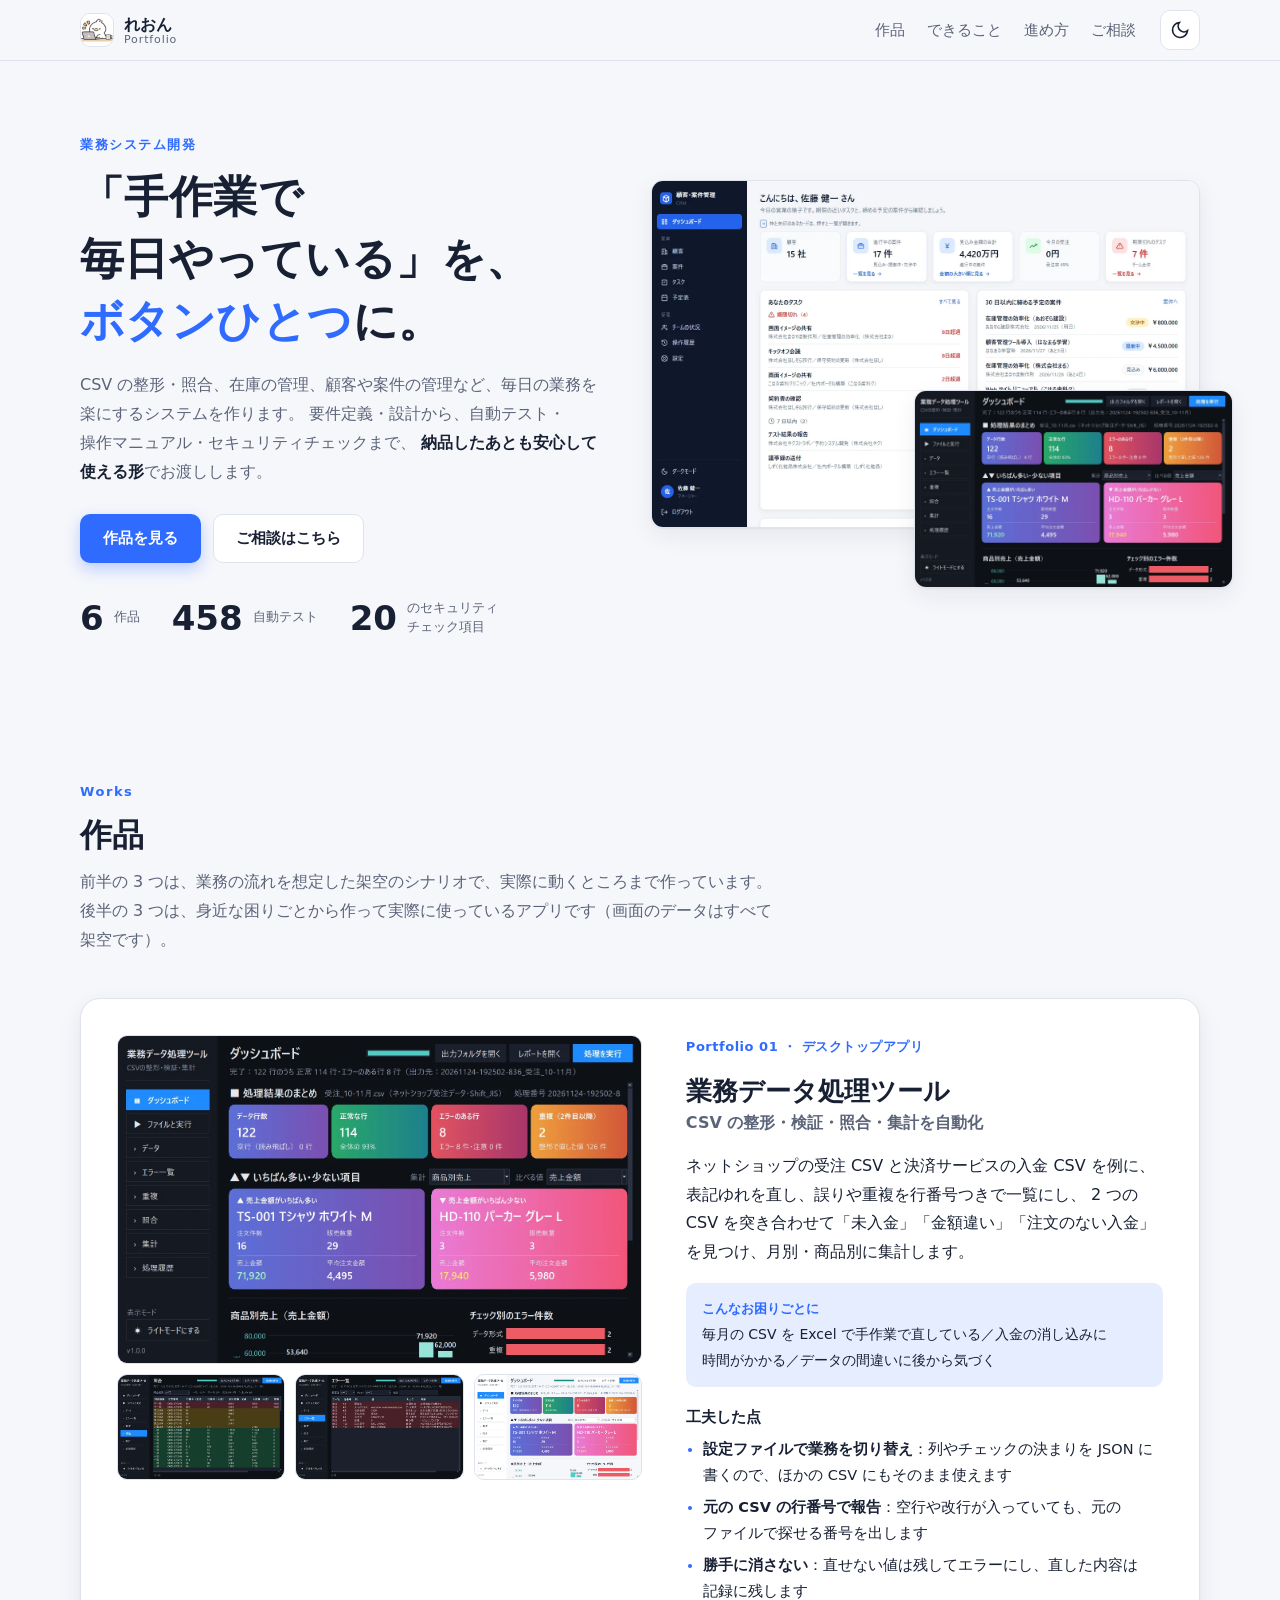
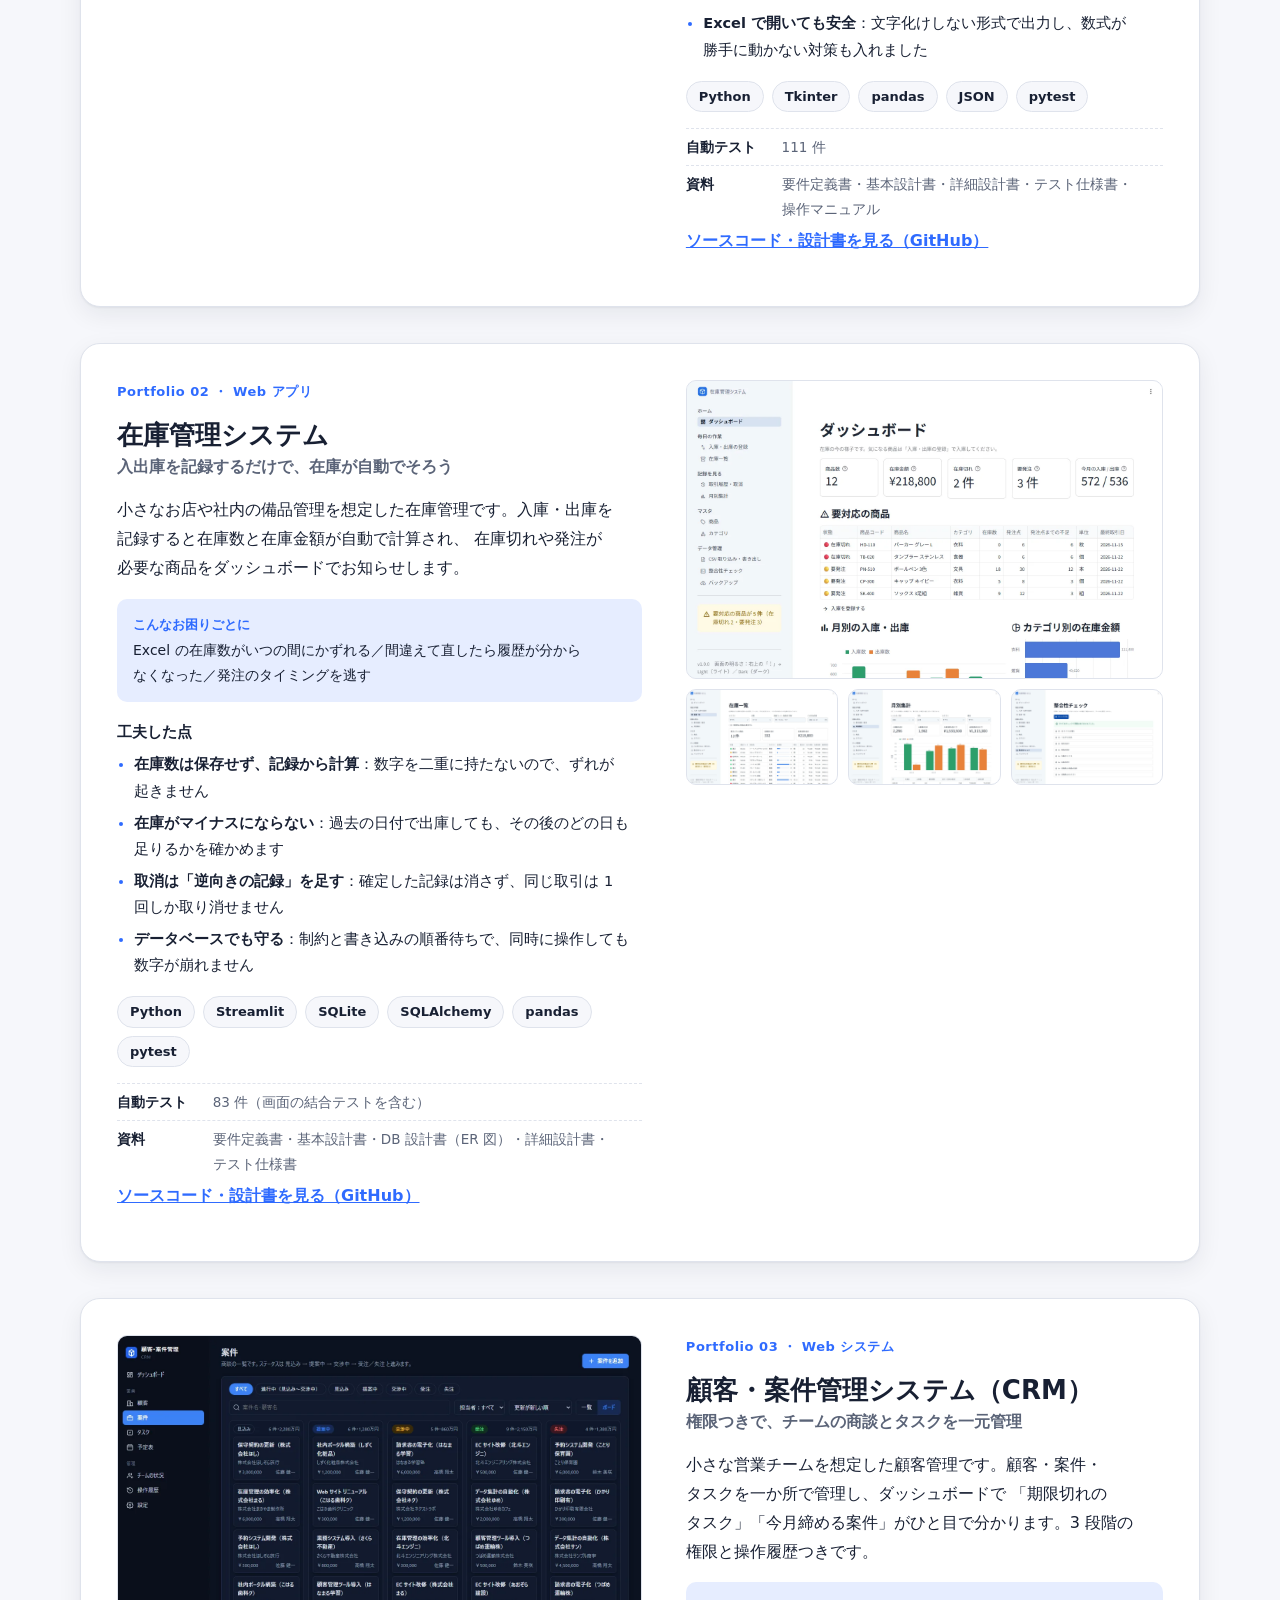
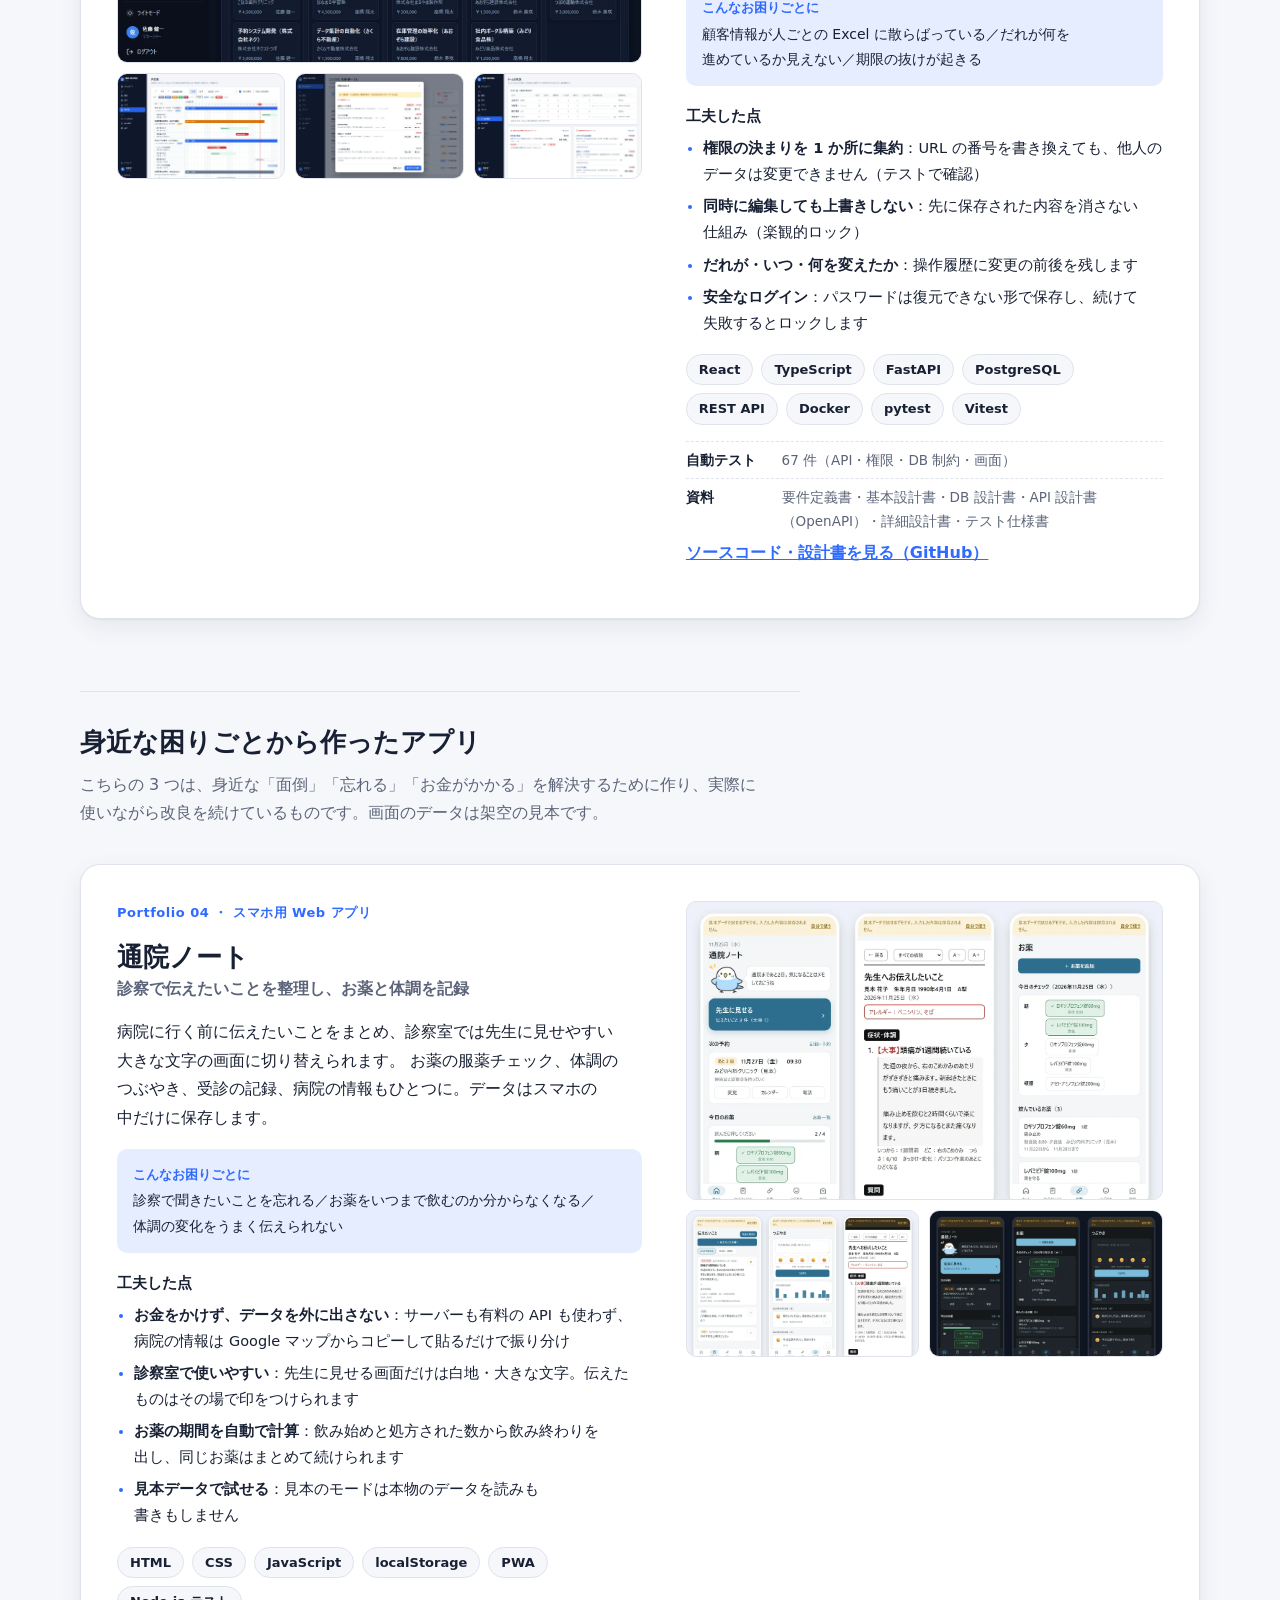
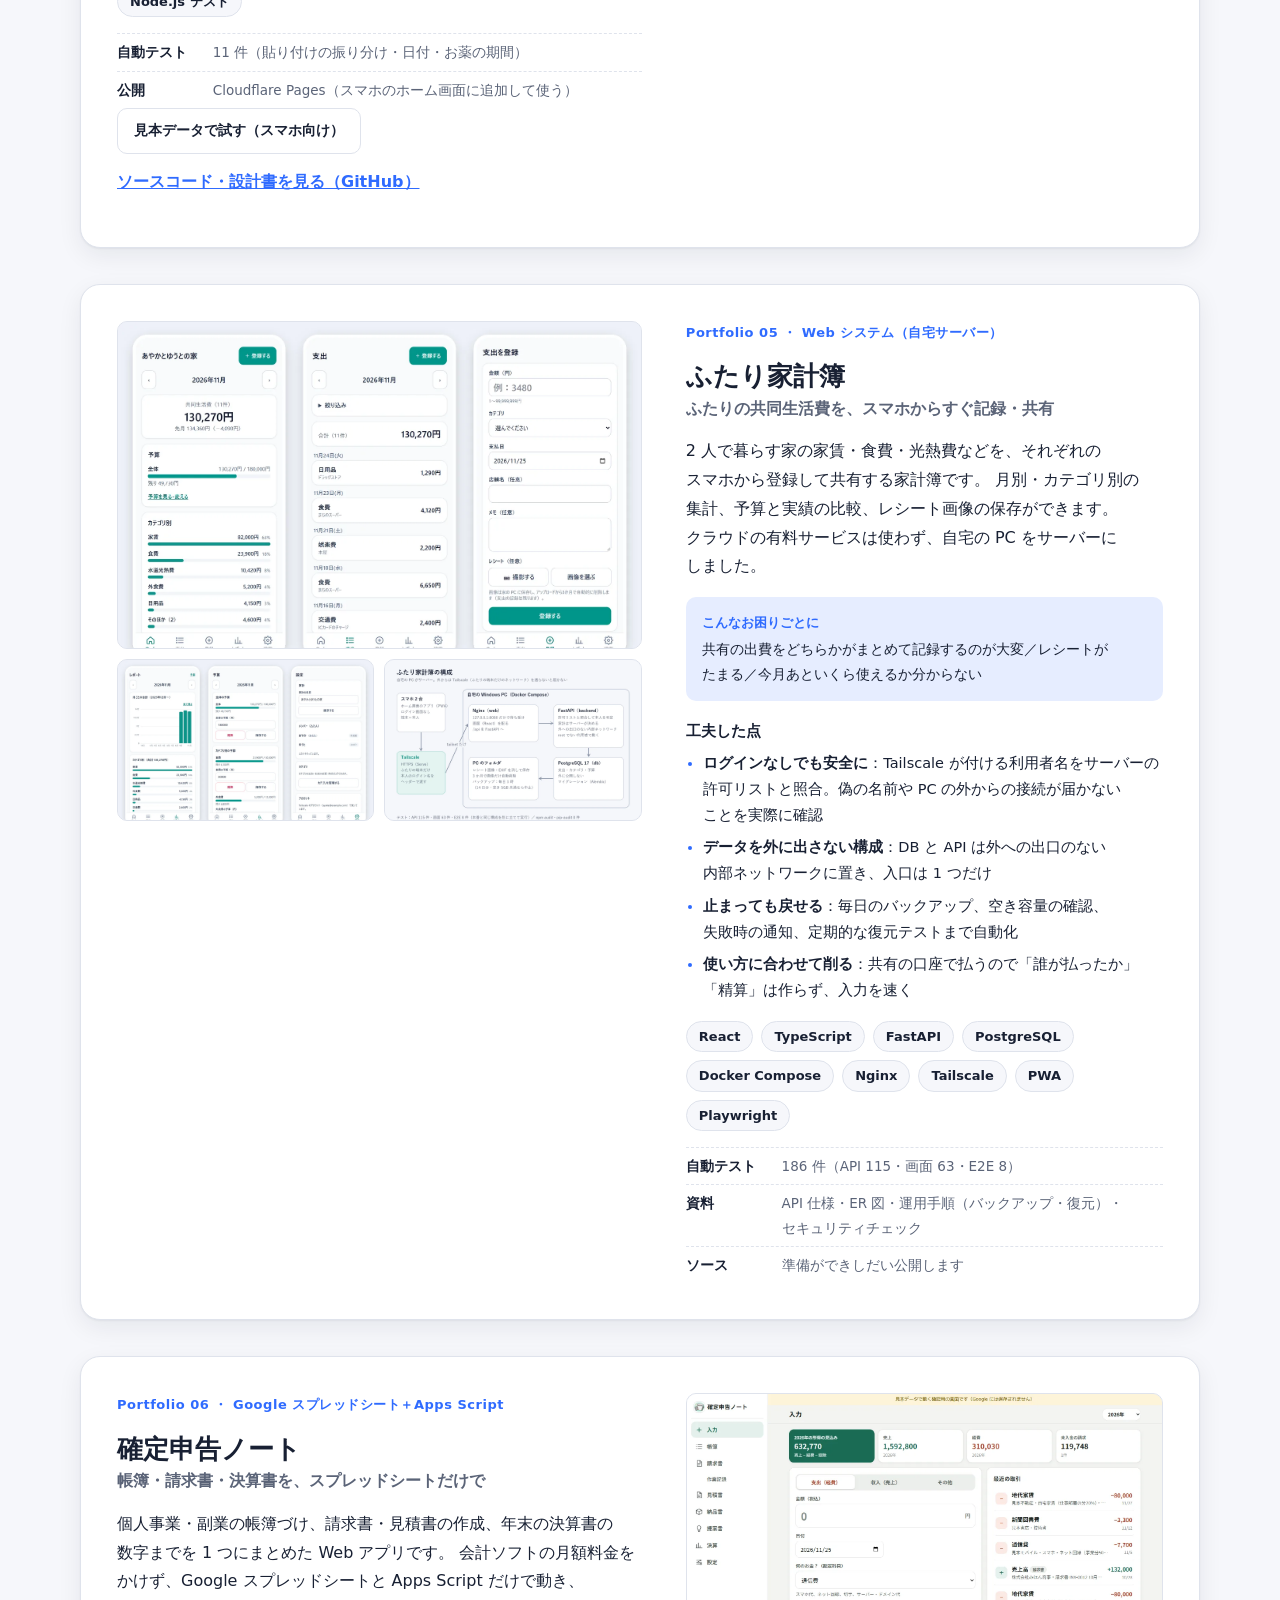
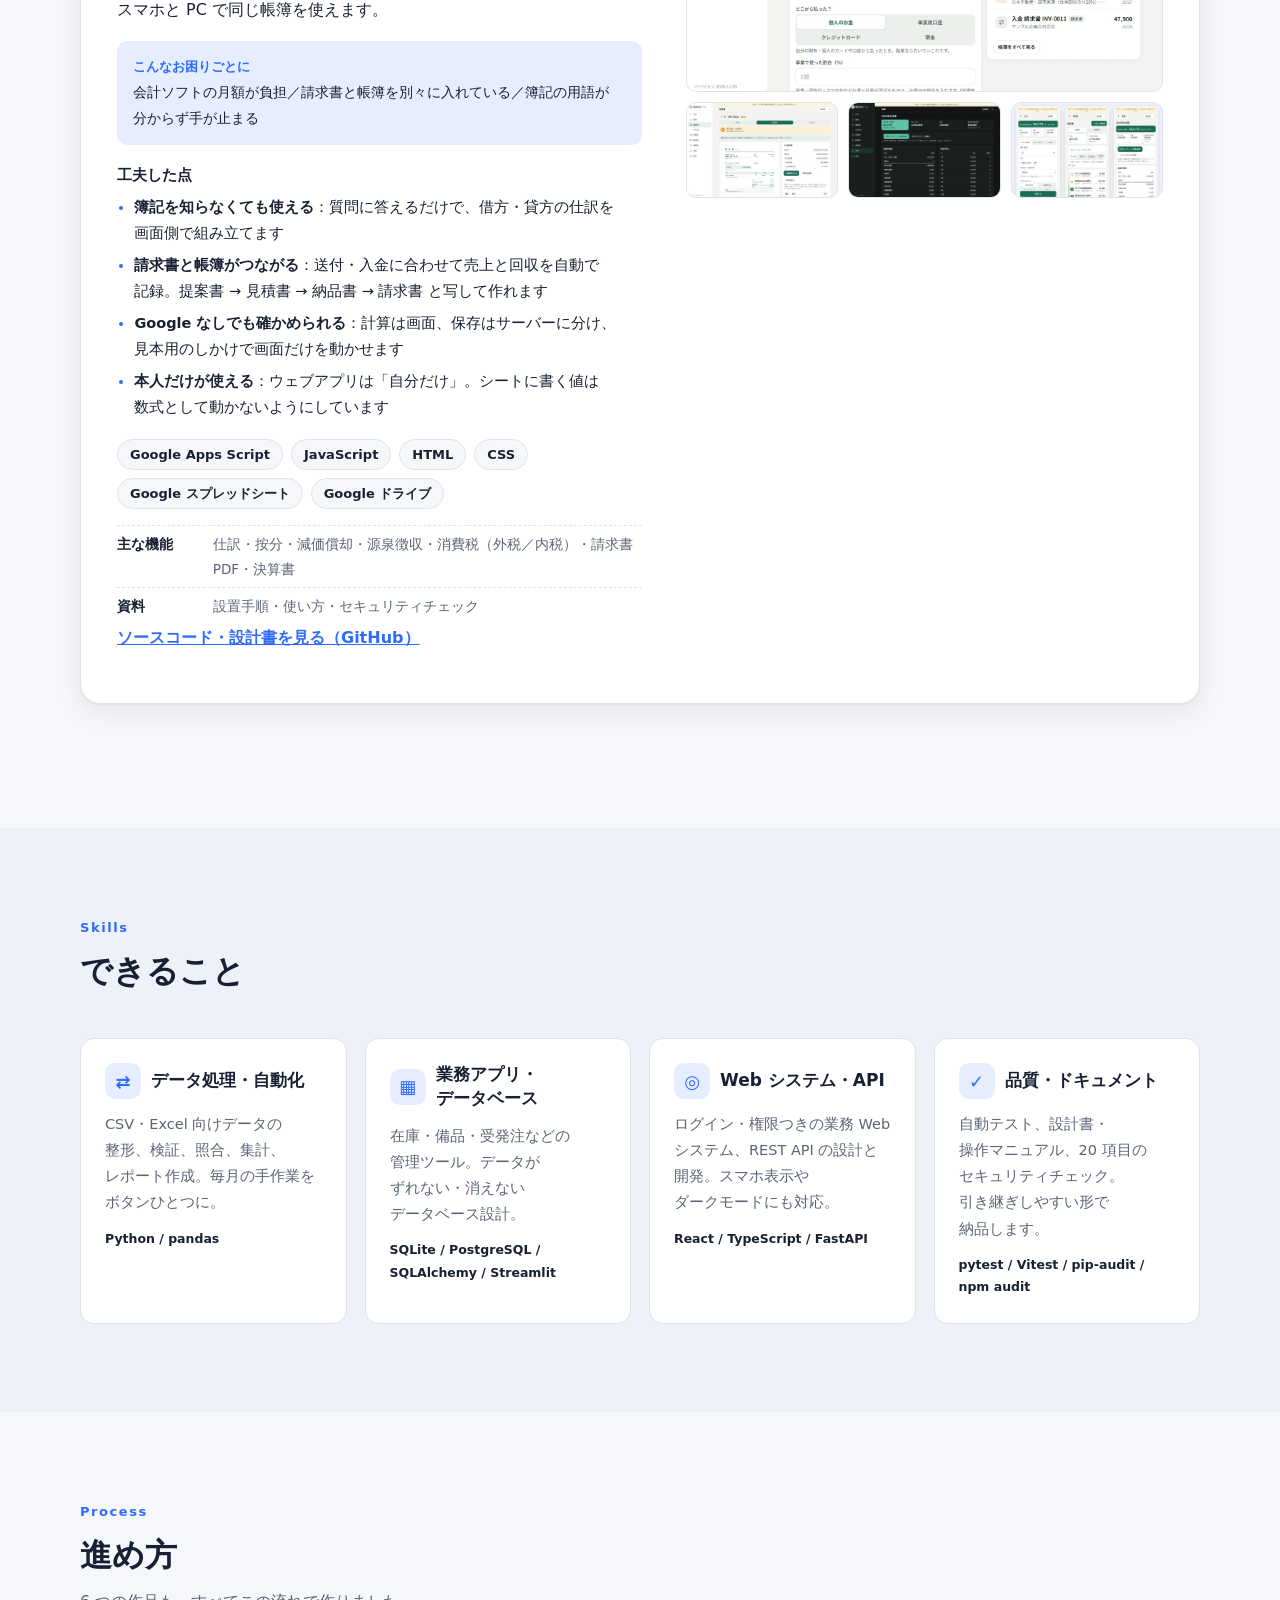
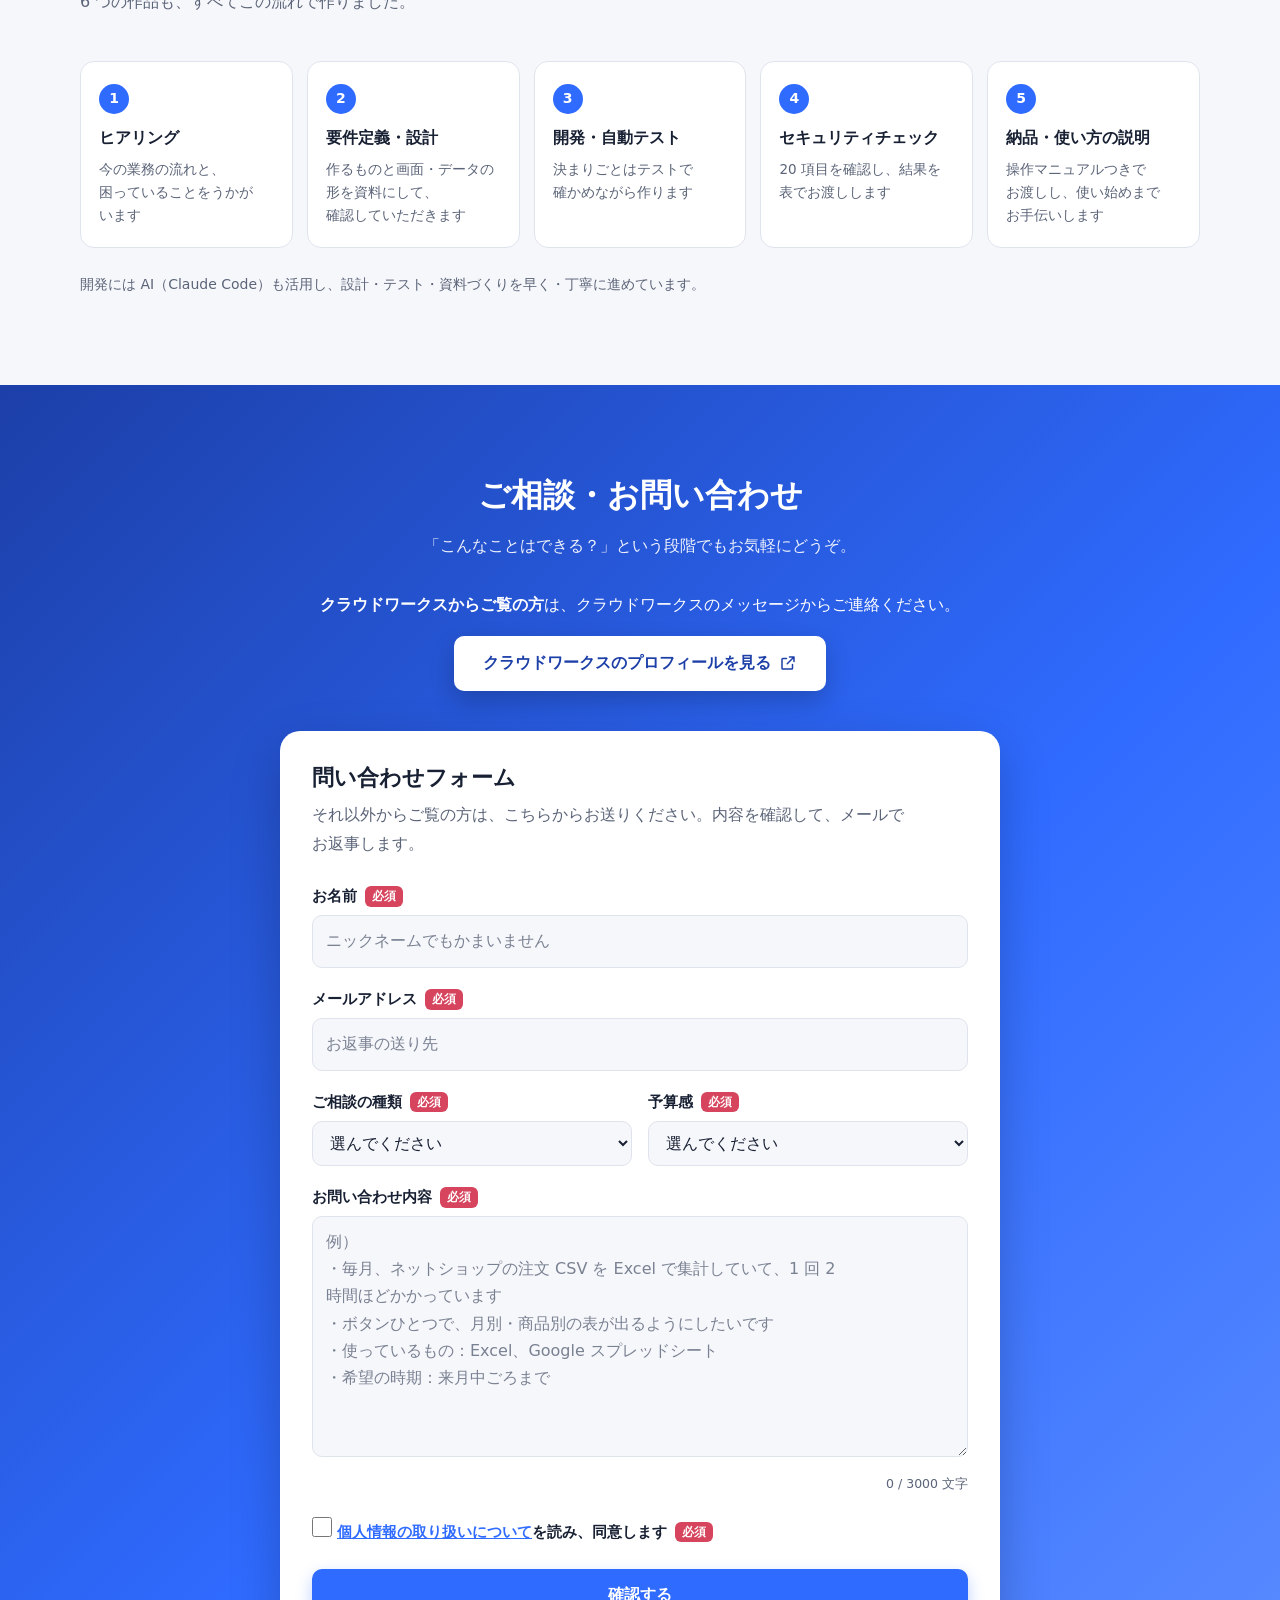
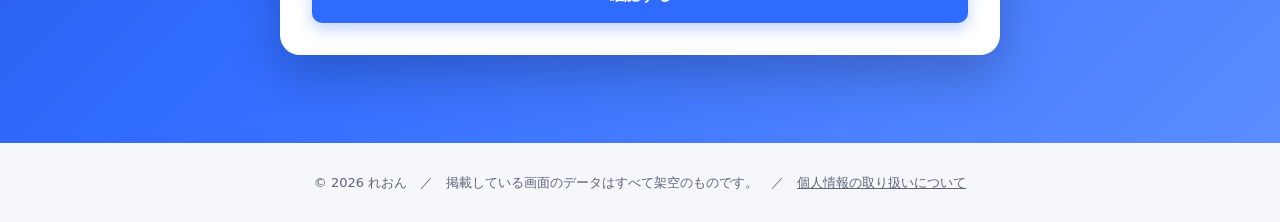
<file: public/index.html>
<!DOCTYPE html>
<html lang="ja">
<head>
  <meta charset="utf-8">
  <meta name="viewport" content="width=device-width, initial-scale=1">
  <title>れおん｜業務システム開発ポートフォリオ</title>
  <meta name="description" content="CSV の自動処理・在庫管理・顧客管理など、業務を楽にするシステムを要件定義からテスト・資料まで一貫して作ります。れおんのポートフォリオです。">
  <link rel="canonical" href="https://reon-portfolio.pages.dev/">
  <meta property="og:type" content="website">
  <meta property="og:url" content="https://reon-portfolio.pages.dev/">
  <meta property="og:site_name" content="れおん ポートフォリオ">
  <meta property="og:locale" content="ja_JP">
  <meta property="og:title" content="れおん｜業務システム開発ポートフォリオ">
  <meta property="og:description" content="業務データ処理・在庫管理・顧客管理など 6 作品。設計書・自動テスト・セキュリティチェックまで公開しています。">
  <meta property="og:image" content="https://reon-portfolio.pages.dev/images/og.jpg">
  <meta property="og:image:type" content="image/jpeg">
  <meta property="og:image:width" content="1200">
  <meta property="og:image:height" content="630">
  <meta property="og:image:alt" content="れおん 業務システム開発ポートフォリオ。顧客・案件管理システムのダッシュボード画面">
  <meta name="twitter:card" content="summary_large_image">
  <meta name="color-scheme" content="light dark">
  <link rel="icon" href="images/favicon-48.png" type="image/png" sizes="48x48">
  <link rel="apple-touch-icon" href="images/apple-touch-icon.png">
  <link rel="stylesheet" href="style.css">
  <script src="theme.js"></script>
</head>
<body>
  <a class="skip" href="#works">作品へ移動</a>

  <header class="site-header">
    <div class="wrap header-inner">
      <a class="brand" href="#top" aria-label="ページの先頭へ">
        <img class="brand-mark" src="images/brand.webp" width="34" height="34" alt="">
        <span>れおん<small>Portfolio</small></span>
      </a>
      <nav class="nav" aria-label="ページ内">
        <a href="#works">作品</a>
        <a href="#skills">できること</a>
        <a href="#process">進め方</a>
        <a href="#contact">ご相談</a>
      </nav>
      <button class="theme-toggle" type="button" id="themeToggle" aria-label="ライトモード・ダークモードを切り替える">
        <svg class="i-moon" viewBox="0 0 24 24" aria-hidden="true"><path d="M21 12.8A9 9 0 1 1 11.2 3a7 7 0 0 0 9.8 9.8z"/></svg>
        <svg class="i-sun" viewBox="0 0 24 24" aria-hidden="true"><circle cx="12" cy="12" r="4"/><path d="M12 2v2M12 20v2M4.9 4.9l1.4 1.4M17.7 17.7l1.4 1.4M2 12h2M20 12h2M4.9 19.1l1.4-1.4M17.7 6.3l1.4-1.4"/></svg>
      </button>
    </div>
  </header>

  <main id="top">
    <!-- ===== はじめに ===== -->
    <section class="hero">
      <div class="wrap hero-grid">
        <div class="hero-text">
          <p class="eyebrow">業務システム開発</p>
          <h1><span class="nb">「手作業で</span><span class="nb">毎日やっている」を、</span><br><span class="nb"><span class="hl">ボタンひとつ</span>に。</span></h1>
          <p class="lead">
            CSV の整形・照合、在庫の管理、顧客や案件の管理など、毎日の業務を楽にするシステムを作ります。
            要件定義・設計から、自動テスト・操作マニュアル・セキュリティチェックまで、
            <strong>納品したあとも安心して使える形</strong>でお渡しします。
          </p>
          <div class="hero-actions">
            <a class="btn btn-primary" href="#works">作品を見る</a>
            <a class="btn btn-ghost" href="#contact">ご相談はこちら</a>
          </div>
          <ul class="stats" aria-label="6 作品の数字">
            <li><b>6</b><span>作品</span></li>
            <li><b>458</b><span>自動テスト</span></li>
            <li><b>20</b><span>のセキュリティ<br>チェック項目</span></li>
          </ul>
        </div>
        <figure class="hero-shot">
          <img src="images/p03-dashboard-light.webp" width="1360" height="860" alt="顧客・案件管理システムのダッシュボード。顧客数・進行中の案件・見込み金額・期限切れのタスクのカードと、自分のタスク・締める予定の案件の一覧">
          <img class="hero-shot-sub" src="images/p01-dashboard-dark.webp" width="1320" height="820" alt="業務データ処理ツールのダッシュボード（ダークモード）" loading="lazy">
        </figure>
      </div>
    </section>

    <!-- ===== 作品 ===== -->
    <section id="works" class="section">
      <div class="wrap">
        <header class="section-head">
          <p class="eyebrow">Works</p>
          <h2>作品</h2>
          <p>前半の 3 つは、業務の流れを想定した架空のシナリオで、実際に動くところまで作っています。後半の 3 つは、身近な困りごとから作って実際に使っているアプリです（画面のデータはすべて架空です）。</p>
        </header>

        <!-- 01 -->
        <article class="work" id="work-01">
          <div class="work-media">
            <div class="gallery" data-gallery>
              <button type="button" class="shot main" data-full="images/p01-dashboard-dark.webp" data-caption="ダッシュボード：処理結果の件数と、いちばん多い・少ない商品、グラフ">
                <img src="images/p01-dashboard-dark.webp" width="1320" height="820" alt="業務データ処理ツールのダッシュボード" loading="lazy">
              </button>
              <button type="button" class="shot" data-full="images/p01-reconcile-dark.webp" data-caption="照合：受注 CSV と入金 CSV を注文番号で突き合わせ、不一致・片方だけを色分け">
                <img src="images/p01-reconcile-dark.webp" width="1320" height="820" alt="照合結果の一覧" loading="lazy">
              </button>
              <button type="button" class="shot" data-full="images/p01-issues-dark.webp" data-caption="エラー一覧：元の CSV の行番号つきで、どこを直せばよいかが分かる">
                <img src="images/p01-issues-dark.webp" width="1320" height="820" alt="エラー一覧" loading="lazy">
              </button>
              <button type="button" class="shot" data-full="images/p01-dashboard-light.webp" data-caption="ライトモード：左下のボタンで切り替え、次に開いたときも残る">
                <img src="images/p01-dashboard-light.webp" width="1320" height="820" alt="ライトモードのダッシュボード" loading="lazy">
              </button>
            </div>
          </div>
          <div class="work-body">
            <p class="work-no">Portfolio 01 ・ デスクトップアプリ</p>
            <h3>業務データ処理ツール</h3>
            <p class="work-catch">CSV の整形・検証・照合・集計を自動化</p>
            <p>
              ネットショップの受注 CSV と決済サービスの入金 CSV を例に、表記ゆれを直し、誤りや重複を行番号つきで一覧にし、
              2 つの CSV を突き合わせて「未入金」「金額違い」「注文のない入金」を見つけ、月別・商品別に集計します。
            </p>
            <dl class="solve">
              <dt>こんなお困りごとに</dt>
              <dd>毎月の CSV を Excel で手作業で直している／入金の消し込みに時間がかかる／データの間違いに後から気づく</dd>
            </dl>
            <h4>工夫した点</h4>
            <ul class="points">
              <li><b>設定ファイルで業務を切り替え</b>：列やチェックの決まりを JSON に書くので、ほかの CSV にもそのまま使えます</li>
              <li><b>元の CSV の行番号で報告</b>：空行や改行が入っていても、元のファイルで探せる番号を出します</li>
              <li><b>勝手に消さない</b>：直せない値は残してエラーにし、直した内容は記録に残します</li>
              <li><b>Excel で開いても安全</b>：文字化けしない形式で出力し、数式が勝手に動かない対策も入れました</li>
            </ul>
            <ul class="tags" aria-label="使った技術">
              <li>Python</li><li>Tkinter</li><li>pandas</li><li>JSON</li><li>pytest</li>
            </ul>
            <ul class="facts">
              <li><span>自動テスト</span>111 件</li>
              <li><span>資料</span>要件定義書・基本設計書・詳細設計書・テスト仕様書・操作マニュアル</li>
            </ul>
            <p class="code-link" data-repo="https://github.com/Root-gif4/portfolio01-dataprep"></p>
          </div>
        </article>

        <!-- 02 -->
        <article class="work reverse" id="work-02">
          <div class="work-media">
            <div class="gallery" data-gallery>
              <button type="button" class="shot main" data-full="images/p02-dashboard.webp" data-caption="ダッシュボード：在庫金額・在庫切れ・要発注と、対応が必要な商品の一覧">
                <img src="images/p02-dashboard.webp" width="1360" height="860" alt="在庫管理システムのダッシュボード" loading="lazy">
              </button>
              <button type="button" class="shot" data-full="images/p02-stock.webp" data-caption="在庫一覧：在庫数は取引の記録から自動で計算">
                <img src="images/p02-stock.webp" width="1360" height="860" alt="在庫一覧" loading="lazy">
              </button>
              <button type="button" class="shot" data-full="images/p02-monthly.webp" data-caption="月別集計：入庫・出庫の数と金額をグラフと表で">
                <img src="images/p02-monthly.webp" width="1360" height="860" alt="月別集計" loading="lazy">
              </button>
              <button type="button" class="shot" data-full="images/p02-integrity.webp" data-caption="整合性チェック：記録におかしなところがないかを 8 つの観点で確認">
                <img src="images/p02-integrity.webp" width="1360" height="860" alt="整合性チェックの結果" loading="lazy">
              </button>
            </div>
          </div>
          <div class="work-body">
            <p class="work-no">Portfolio 02 ・ Web アプリ</p>
            <h3>在庫管理システム</h3>
            <p class="work-catch">入出庫を記録するだけで、在庫が自動でそろう</p>
            <p>
              小さなお店や社内の備品管理を想定した在庫管理です。入庫・出庫を記録すると在庫数と在庫金額が自動で計算され、
              在庫切れや発注が必要な商品をダッシュボードでお知らせします。
            </p>
            <dl class="solve">
              <dt>こんなお困りごとに</dt>
              <dd>Excel の在庫数がいつの間にかずれる／間違えて直したら履歴が分からなくなった／発注のタイミングを逃す</dd>
            </dl>
            <h4>工夫した点</h4>
            <ul class="points">
              <li><b>在庫数は保存せず、記録から計算</b>：数字を二重に持たないので、ずれが起きません</li>
              <li><b>在庫がマイナスにならない</b>：過去の日付で出庫しても、その後のどの日も足りるかを確かめます</li>
              <li><b>取消は「逆向きの記録」を足す</b>：確定した記録は消さず、同じ取引は 1 回しか取り消せません</li>
              <li><b>データベースでも守る</b>：制約と書き込みの順番待ちで、同時に操作しても数字が崩れません</li>
            </ul>
            <ul class="tags" aria-label="使った技術">
              <li>Python</li><li>Streamlit</li><li>SQLite</li><li>SQLAlchemy</li><li>pandas</li><li>pytest</li>
            </ul>
            <ul class="facts">
              <li><span>自動テスト</span>83 件（画面の結合テストを含む）</li>
              <li><span>資料</span>要件定義書・基本設計書・DB 設計書（ER 図）・詳細設計書・テスト仕様書</li>
            </ul>
            <p class="code-link" data-repo="https://github.com/Root-gif4/portfolio02-inventory"></p>
          </div>
        </article>

        <!-- 03 -->
        <article class="work" id="work-03">
          <div class="work-media">
            <div class="gallery" data-gallery>
              <button type="button" class="shot main" data-full="images/p03-board-dark.webp" data-caption="案件のボード表示（ダークモード）：見込み → 提案中 → 交渉中 → 受注／失注">
                <img src="images/p03-board-dark.webp" width="1360" height="860" alt="顧客・案件管理システムの案件ボード" loading="lazy">
              </button>
              <button type="button" class="shot" data-full="images/p03-schedule-light.webp" data-caption="予定表：案件とタスクを開始日から期限までの帯で表示（ガントチャート）">
                <img src="images/p03-schedule-light.webp" width="1360" height="860" alt="予定表（ガントチャート）" loading="lazy">
              </button>
              <button type="button" class="shot" data-full="images/p03-notice.webp" data-caption="期限のお知らせ：ログインしたときに、期限切れ・期限が近いタスクを知らせる">
                <img src="images/p03-notice.webp" width="1360" height="860" alt="期限のお知らせのダイアログ" loading="lazy">
              </button>
              <button type="button" class="shot" data-full="images/p03-team-light.webp" data-caption="チームの状況（マネージャー向け）：メンバーごとの期限切れ・遅れそうなタスク">
                <img src="images/p03-team-light.webp" width="1360" height="860" alt="チームの状況" loading="lazy">
              </button>
            </div>
          </div>
          <div class="work-body">
            <p class="work-no">Portfolio 03 ・ Web システム</p>
            <h3>顧客・案件管理システム（CRM）</h3>
            <p class="work-catch">権限つきで、チームの商談とタスクを一元管理</p>
            <p>
              小さな営業チームを想定した顧客管理です。顧客・案件・タスクを一か所で管理し、ダッシュボードで
              「期限切れのタスク」「今月締める案件」がひと目で分かります。3 段階の権限と操作履歴つきです。
            </p>
            <dl class="solve">
              <dt>こんなお困りごとに</dt>
              <dd>顧客情報が人ごとの Excel に散らばっている／だれが何を進めているか見えない／期限の抜けが起きる</dd>
            </dl>
            <h4>工夫した点</h4>
            <ul class="points">
              <li><b>権限の決まりを 1 か所に集約</b>：URL の番号を書き換えても、他人のデータは変更できません（テストで確認）</li>
              <li><b>同時に編集しても上書きしない</b>：先に保存された内容を消さない仕組み（楽観的ロック）</li>
              <li><b>だれが・いつ・何を変えたか</b>：操作履歴に変更の前後を残します</li>
              <li><b>安全なログイン</b>：パスワードは復元できない形で保存し、続けて失敗するとロックします</li>
            </ul>
            <ul class="tags" aria-label="使った技術">
              <li>React</li><li>TypeScript</li><li>FastAPI</li><li>PostgreSQL</li><li>REST API</li><li>Docker</li><li>pytest</li><li>Vitest</li>
            </ul>
            <ul class="facts">
              <li><span>自動テスト</span>67 件（API・権限・DB 制約・画面）</li>
              <li><span>資料</span>要件定義書・基本設計書・DB 設計書・API 設計書（OpenAPI）・詳細設計書・テスト仕様書</li>
            </ul>
            <p class="code-link" data-repo="https://github.com/Root-gif4/portfolio03-crm"></p>
          </div>
        </article>

        <header class="group-head" id="daily">
          <h3>身近な困りごとから作ったアプリ</h3>
          <p>こちらの 3 つは、身近な「面倒」「忘れる」「お金がかかる」を解決するために作り、実際に使いながら改良を続けているものです。画面のデータは架空の見本です。</p>
        </header>

        <!-- 04 -->
        <article class="work reverse" id="work-04">
          <div class="work-media">
            <div class="gallery two" data-gallery>
              <button type="button" class="shot main" data-full="images/p04-home.webp" data-caption="ホーム・先生に見せる画面・お薬（スマホ）：予約まであと何日か、今日のお薬、伝えたいことを大きな文字で">
                <img src="images/p04-home.webp" width="1320" height="880" alt="通院ノートのホーム、先生に見せる画面、お薬の画面" loading="lazy">
              </button>
              <button type="button" class="shot" data-full="images/p04-notes.webp" data-caption="伝えたいこと・つぶやき（2 週間の体調グラフ）・先生に見せる画面のダークモード">
                <img src="images/p04-notes.webp" width="1320" height="880" alt="伝えたいこと、つぶやき、ダークモードの先生に見せる画面" loading="lazy">
              </button>
              <button type="button" class="shot" data-full="images/p04-dark.webp" data-caption="ダークモード：スマホの設定に合わせて自動で切り替わる">
                <img src="images/p04-dark.webp" width="1320" height="880" alt="ダークモードのホーム、お薬、つぶやき" loading="lazy">
              </button>
            </div>
          </div>
          <div class="work-body">
            <p class="work-no">Portfolio 04 ・ スマホ用 Web アプリ</p>
            <h3>通院ノート</h3>
            <p class="work-catch">診察で伝えたいことを整理し、お薬と体調を記録</p>
            <p>
              病院に行く前に伝えたいことをまとめ、診察室では先生に見せやすい大きな文字の画面に切り替えられます。
              お薬の服薬チェック、体調のつぶやき、受診の記録、病院の情報もひとつに。データはスマホの中だけに保存します。
            </p>
            <dl class="solve">
              <dt>こんなお困りごとに</dt>
              <dd>診察で聞きたいことを忘れる／お薬をいつまで飲むのか分からなくなる／体調の変化をうまく伝えられない</dd>
            </dl>
            <h4>工夫した点</h4>
            <ul class="points">
              <li><b>お金をかけず、データを外に出さない</b>：サーバーも有料の API も使わず、病院の情報は Google マップからコピーして貼るだけで振り分け</li>
              <li><b>診察室で使いやすい</b>：先生に見せる画面だけは白地・大きな文字。伝えたものはその場で印をつけられます</li>
              <li><b>お薬の期間を自動で計算</b>：飲み始めと処方された数から飲み終わりを出し、同じお薬はまとめて続けられます</li>
              <li><b>見本データで試せる</b>：見本のモードは本物のデータを読みも書きもしません</li>
            </ul>
            <ul class="tags" aria-label="使った技術">
              <li>HTML</li><li>CSS</li><li>JavaScript</li><li>localStorage</li><li>PWA</li><li>Node.js テスト</li>
            </ul>
            <ul class="facts">
              <li><span>自動テスト</span>11 件（貼り付けの振り分け・日付・お薬の期間）</li>
              <li><span>公開</span>Cloudflare Pages（スマホのホーム画面に追加して使う）</li>
            </ul>
            <p class="demo-link"><a class="btn btn-ghost btn-sm" href="https://tuin-note.pages.dev/?demo" target="_blank" rel="noopener noreferrer">見本データで試す（スマホ向け）</a></p>
            <p class="code-link" data-repo="https://github.com/Root-gif4/portfolio04-tsuuin-note"></p>
          </div>
        </article>

        <!-- 05 -->
        <article class="work" id="work-05">
          <div class="work-media">
            <div class="gallery two" data-gallery>
              <button type="button" class="shot main" data-full="images/p05-home.webp" data-caption="ホーム・支出の一覧・登録（スマホ）：その月の合計、予算の残り、カテゴリ別の割合">
                <img src="images/p05-home.webp" width="1320" height="880" alt="ふたり家計簿のホーム、支出の一覧、登録の画面" loading="lazy">
              </button>
              <button type="button" class="shot" data-full="images/p05-reports.webp" data-caption="レポート・予算・設定：月ごとの推移、カテゴリ別の予算と実績、ふたりのメンバー">
                <img src="images/p05-reports.webp" width="1320" height="880" alt="レポート、予算、設定の画面" loading="lazy">
              </button>
              <button type="button" class="shot" data-full="images/p05-arch.webp" data-caption="構成：自宅の PC がサーバー。Tailscale を通ったふたりの端末だけが届く">
                <img src="images/p05-arch.webp" width="1320" height="880" alt="ふたり家計簿の構成図。スマホから Tailscale を通って自宅 PC の Nginx、FastAPI、PostgreSQL へ" loading="lazy">
              </button>
            </div>
          </div>
          <div class="work-body">
            <p class="work-no">Portfolio 05 ・ Web システム（自宅サーバー）</p>
            <h3>ふたり家計簿</h3>
            <p class="work-catch">ふたりの共同生活費を、スマホからすぐ記録・共有</p>
            <p>
              2 人で暮らす家の家賃・食費・光熱費などを、それぞれのスマホから登録して共有する家計簿です。
              月別・カテゴリ別の集計、予算と実績の比較、レシート画像の保存ができます。クラウドの有料サービスは使わず、自宅の PC をサーバーにしました。
            </p>
            <dl class="solve">
              <dt>こんなお困りごとに</dt>
              <dd>共有の出費をどちらかがまとめて記録するのが大変／レシートがたまる／今月あといくら使えるか分からない</dd>
            </dl>
            <h4>工夫した点</h4>
            <ul class="points">
              <li><b>ログインなしでも安全に</b>：Tailscale が付ける利用者名をサーバーの許可リストと照合。偽の名前や PC の外からの接続が届かないことを実際に確認</li>
              <li><b>データを外に出さない構成</b>：DB と API は外への出口のない内部ネットワークに置き、入口は 1 つだけ</li>
              <li><b>止まっても戻せる</b>：毎日のバックアップ、空き容量の確認、失敗時の通知、定期的な復元テストまで自動化</li>
              <li><b>使い方に合わせて削る</b>：共有の口座で払うので「誰が払ったか」「精算」は作らず、入力を速く</li>
            </ul>
            <ul class="tags" aria-label="使った技術">
              <li>React</li><li>TypeScript</li><li>FastAPI</li><li>PostgreSQL</li><li>Docker Compose</li><li>Nginx</li><li>Tailscale</li><li>PWA</li><li>Playwright</li>
            </ul>
            <ul class="facts">
              <li><span>自動テスト</span>186 件（API 115・画面 63・E2E 8）</li>
              <li><span>資料</span>API 仕様・ER 図・運用手順（バックアップ・復元）・セキュリティチェック</li>
              <li><span>ソース</span>準備ができしだい公開します</li>
            </ul>
            <p class="code-link" data-repo=""></p>
          </div>
        </article>

        <!-- 06 -->
        <article class="work reverse" id="work-06">
          <div class="work-media">
            <div class="gallery" data-gallery>
              <button type="button" class="shot main" data-full="images/p06-home.webp" data-caption="入力（PC）：「何のお金？」「どこから払った？」を選ぶだけで仕訳ができる。上に今年の所得の見込み">
                <img src="images/p06-home.webp" width="1360" height="860" alt="確定申告ノートの入力画面" loading="lazy">
              </button>
              <button type="button" class="shot" data-full="images/p06-invoice.webp" data-caption="請求書：紙の見た目で確認。送付済みにすると売上、入金済みにすると回収を帳簿に自動で記録">
                <img src="images/p06-invoice.webp" width="1360" height="860" alt="請求書の画面" loading="lazy">
              </button>
              <button type="button" class="shot" data-full="images/p06-report-dark.webp" data-caption="決算（ダークモード）：損益計算書と月別の売上。仕訳帳・総勘定元帳・決算書をシートに書き出せる">
                <img src="images/p06-report-dark.webp" width="1360" height="860" alt="決算の画面" loading="lazy">
              </button>
              <button type="button" class="shot" data-full="images/p06-mobile.webp" data-caption="スマホでも同じ帳簿：入力・請求書・決算">
                <img src="images/p06-mobile.webp" width="1320" height="880" alt="スマホの入力、請求書、決算の画面" loading="lazy">
              </button>
            </div>
          </div>
          <div class="work-body">
            <p class="work-no">Portfolio 06 ・ Google スプレッドシート＋Apps Script</p>
            <h3>確定申告ノート</h3>
            <p class="work-catch">帳簿・請求書・決算書を、スプレッドシートだけで</p>
            <p>
              個人事業・副業の帳簿づけ、請求書・見積書の作成、年末の決算書の数字までを 1 つにまとめた Web アプリです。
              会計ソフトの月額料金をかけず、Google スプレッドシートと Apps Script だけで動き、スマホと PC で同じ帳簿を使えます。
            </p>
            <dl class="solve">
              <dt>こんなお困りごとに</dt>
              <dd>会計ソフトの月額が負担／請求書と帳簿を別々に入れている／簿記の用語が分からず手が止まる</dd>
            </dl>
            <h4>工夫した点</h4>
            <ul class="points">
              <li><b>簿記を知らなくても使える</b>：質問に答えるだけで、借方・貸方の仕訳を画面側で組み立てます</li>
              <li><b>請求書と帳簿がつながる</b>：送付・入金に合わせて売上と回収を自動で記録。提案書 → 見積書 → 納品書 → 請求書 と写して作れます</li>
              <li><b>Google なしでも確かめられる</b>：計算は画面、保存はサーバーに分け、見本用のしかけで画面だけを動かせます</li>
              <li><b>本人だけが使える</b>：ウェブアプリは「自分だけ」。シートに書く値は数式として動かないようにしています</li>
            </ul>
            <ul class="tags" aria-label="使った技術">
              <li>Google Apps Script</li><li>JavaScript</li><li>HTML</li><li>CSS</li><li>Google スプレッドシート</li><li>Google ドライブ</li>
            </ul>
            <ul class="facts">
              <li><span>主な機能</span>仕訳・按分・減価償却・源泉徴収・消費税（外税／内税）・請求書 PDF・決算書</li>
              <li><span>資料</span>設置手順・使い方・セキュリティチェック</li>
            </ul>
            <p class="code-link" data-repo="https://github.com/Root-gif4/portfolio06-kakutei-note"></p>
          </div>
        </article>
      </div>
    </section>

    <!-- ===== できること ===== -->
    <section id="skills" class="section alt">
      <div class="wrap">
        <header class="section-head">
          <p class="eyebrow">Skills</p>
          <h2>できること</h2>
        </header>
        <div class="cards">
          <div class="card">
            <h3><span class="ico" aria-hidden="true">⇄</span>データ処理・自動化</h3>
            <p>CSV・Excel 向けデータの整形、検証、照合、集計、レポート作成。毎月の手作業をボタンひとつに。</p>
            <p class="card-tech">Python / pandas</p>
          </div>
          <div class="card">
            <h3><span class="ico" aria-hidden="true">▦</span>業務アプリ・データベース</h3>
            <p>在庫・備品・受発注などの管理ツール。データがずれない・消えないデータベース設計。</p>
            <p class="card-tech">SQLite / PostgreSQL / SQLAlchemy / Streamlit</p>
          </div>
          <div class="card">
            <h3><span class="ico" aria-hidden="true">◎</span>Web システム・API</h3>
            <p>ログイン・権限つきの業務 Web システム、REST API の設計と開発。スマホ表示やダークモードにも対応。</p>
            <p class="card-tech">React / TypeScript / FastAPI</p>
          </div>
          <div class="card">
            <h3><span class="ico" aria-hidden="true">✓</span>品質・ドキュメント</h3>
            <p>自動テスト、設計書・操作マニュアル、20 項目のセキュリティチェック。引き継ぎしやすい形で納品します。</p>
            <p class="card-tech">pytest / Vitest / pip-audit / npm audit</p>
          </div>
        </div>
      </div>
    </section>

    <!-- ===== 進め方 ===== -->
    <section id="process" class="section">
      <div class="wrap">
        <header class="section-head">
          <p class="eyebrow">Process</p>
          <h2>進め方</h2>
          <p>6 つの作品も、すべてこの流れで作りました。</p>
        </header>
        <ol class="steps">
          <li><b>ヒアリング</b><span>今の業務の流れと、困っていることをうかがいます</span></li>
          <li><b>要件定義・設計</b><span>作るものと画面・データの形を資料にして、確認していただきます</span></li>
          <li><b>開発・自動テスト</b><span>決まりごとはテストで確かめながら作ります</span></li>
          <li><b>セキュリティチェック</b><span>20 項目を確認し、結果を表でお渡しします</span></li>
          <li><b>納品・使い方の説明</b><span>操作マニュアルつきでお渡しし、使い始めまでお手伝いします</span></li>
        </ol>
        <p class="note">開発には AI（Claude Code）も活用し、設計・テスト・資料づくりを早く・丁寧に進めています。</p>
      </div>
    </section>

    <!-- ===== ご相談 ===== -->
    <section id="contact" class="section contact">
      <div class="wrap contact-inner">
        <h2>ご相談・お問い合わせ</h2>
        <p>「こんなことはできる？」という段階でもお気軽にどうぞ。</p>

        <div class="cw-note">
          <p><b>クラウドワークスからご覧の方</b>は、クラウドワークスのメッセージからご連絡ください。</p>
          <a class="btn btn-primary btn-lg" href="https://crowdworks.jp/public/employees/4675967" target="_blank" rel="noopener noreferrer">
            クラウドワークスのプロフィールを見る
            <svg viewBox="0 0 24 24" aria-hidden="true"><path d="M14 4h6v6M20 4l-9 9M18 14v5a1 1 0 0 1-1 1H5a1 1 0 0 1-1-1V7a1 1 0 0 1 1-1h5"/></svg>
          </a>
        </div>

        <div class="inquiry" id="inquiry">
          <h3>問い合わせフォーム</h3>
          <p class="inquiry-lead">それ以外からご覧の方は、こちらからお送りください。内容を確認して、メールでお返事します。</p>

          <form id="inquiryForm" class="iq-form" data-endpoint="https://script.google.com/macros/s/AKfycbyyH8TYLbgGb-Kft6AIEvootwQOt7lkKWSTxROyoYEQdYnm0iYZGC38ECX-nEQuhZt1/exec" novalidate>
            <div class="iq-step" data-step="input">
              <p class="iq-off" hidden>問い合わせフォームは準備中です。お手数ですが、クラウドワークスからご連絡ください。</p>
              <div class="iq-field">
                <label for="iqName">お名前<span class="req">必須</span></label>
                <input id="iqName" name="name" type="text" autocomplete="name" maxlength="50" placeholder="ニックネームでもかまいません" required>
                <p class="iq-err" id="iqNameErr"></p>
              </div>
              <div class="iq-field">
                <label for="iqEmail">メールアドレス<span class="req">必須</span></label>
                <input id="iqEmail" name="email" type="email" autocomplete="email" inputmode="email" maxlength="254" placeholder="お返事の送り先" required>
                <p class="iq-err" id="iqEmailErr"></p>
              </div>
              <div class="iq-row">
                <div class="iq-field">
                  <label for="iqKind">ご相談の種類<span class="req">必須</span></label>
                  <select id="iqKind" name="kind" required>
                    <option value="">選んでください</option>
                    <option>システム開発</option>
                    <option>業務の自動化（CSV・Excel・スプレッドシートなど）</option>
                    <option>Webサイト・Webアプリ</option>
                    <option>その他</option>
                  </select>
                  <p class="iq-err" id="iqKindErr"></p>
                </div>
                <div class="iq-field">
                  <label for="iqBudget">予算感<span class="req">必須</span></label>
                  <select id="iqBudget" name="budget" required>
                    <option value="">選んでください</option>
                    <option>5万円未満</option>
                    <option>5万〜10万円</option>
                    <option>10万〜30万円</option>
                    <option>30万〜50万円</option>
                    <option>50万円以上</option>
                    <option>未定・相談して決めたい</option>
                  </select>
                  <p class="iq-err" id="iqBudgetErr"></p>
                </div>
              </div>
              <div class="iq-field">
                <label for="iqMessage">お問い合わせ内容<span class="req">必須</span></label>
                <textarea id="iqMessage" name="message" rows="8" maxlength="3000" required placeholder="例）&#10;・毎月、ネットショップの注文 CSV を Excel で集計していて、1 回 2 時間ほどかかっています&#10;・ボタンひとつで、月別・商品別の表が出るようにしたいです&#10;・使っているもの：Excel、Google スプレッドシート&#10;・希望の時期：来月中ごろまで"></textarea>
                <p class="iq-hint"><span id="iqCount">0</span> / 3000 文字</p>
                <p class="iq-err" id="iqMessageErr"></p>
              </div>
              <div class="iq-trap" aria-hidden="true">
                <label for="iqWebsite">この欄は空のままにしてください</label>
                <input id="iqWebsite" name="website" type="text" tabindex="-1" autocomplete="off">
              </div>
              <div class="iq-field iq-agree">
                <label class="check"><input id="iqAgree" name="agree" type="checkbox" required> <span><a href="privacy.html" target="_blank" rel="noopener">個人情報の取り扱いについて</a>を読み、同意します<span class="req">必須</span></span></label>
                <p class="iq-err" id="iqAgreeErr"></p>
              </div>
              <button type="submit" class="btn btn-primary btn-lg iq-main">確認する</button>
            </div>

            <div class="iq-step" data-step="confirm" hidden>
              <h4 tabindex="-1" id="iqConfirmTitle">入力内容の確認</h4>
              <p class="iq-hint">この内容で送ります。直すときは「修正する」を押してください。</p>
              <dl class="iq-review">
                <dt>お名前</dt><dd data-show="name"></dd>
                <dt>メールアドレス</dt><dd data-show="email"></dd>
                <dt>ご相談の種類</dt><dd data-show="kind"></dd>
                <dt>予算感</dt><dd data-show="budget"></dd>
                <dt>お問い合わせ内容</dt><dd data-show="message" class="multi"></dd>
                <dt>個人情報の取り扱い</dt><dd>同意する</dd>
              </dl>
              <p class="iq-err iq-send-err" id="iqSendErr" role="alert"></p>
              <div class="iq-actions">
                <button type="button" class="btn btn-ghost btn-lg" id="iqBack">修正する</button>
                <button type="button" class="btn btn-primary btn-lg" id="iqSend">送信する</button>
              </div>
            </div>

            <div class="iq-step" data-step="done" hidden>
              <h4 tabindex="-1" id="iqDoneTitle">お問い合わせを受け付けました</h4>
              <p>ありがとうございます。内容を確認して、入力いただいたメールアドレスにお返事します。<span id="iqNo"></span></p>
            </div>
          </form>
        </div>
      </div>
    </section>
  </main>

  <footer class="site-footer">
    <div class="wrap">
      <p>© 2026 れおん　／　掲載している画面のデータはすべて架空のものです。　／　<a href="privacy.html">個人情報の取り扱いについて</a></p>
    </div>
  </footer>

  <dialog id="viewer" class="viewer" aria-label="画面写真の拡大">
    <button type="button" class="viewer-close" aria-label="閉じる">×</button>
    <button type="button" class="viewer-nav prev" aria-label="前の写真">‹</button>
    <figure>
      <img id="viewerImg" alt="">
      <figcaption id="viewerCap"></figcaption>
    </figure>
    <button type="button" class="viewer-nav next" aria-label="次の写真">›</button>
  </dialog>

  <script src="script.js" defer></script>
</body>
</html>
</file>
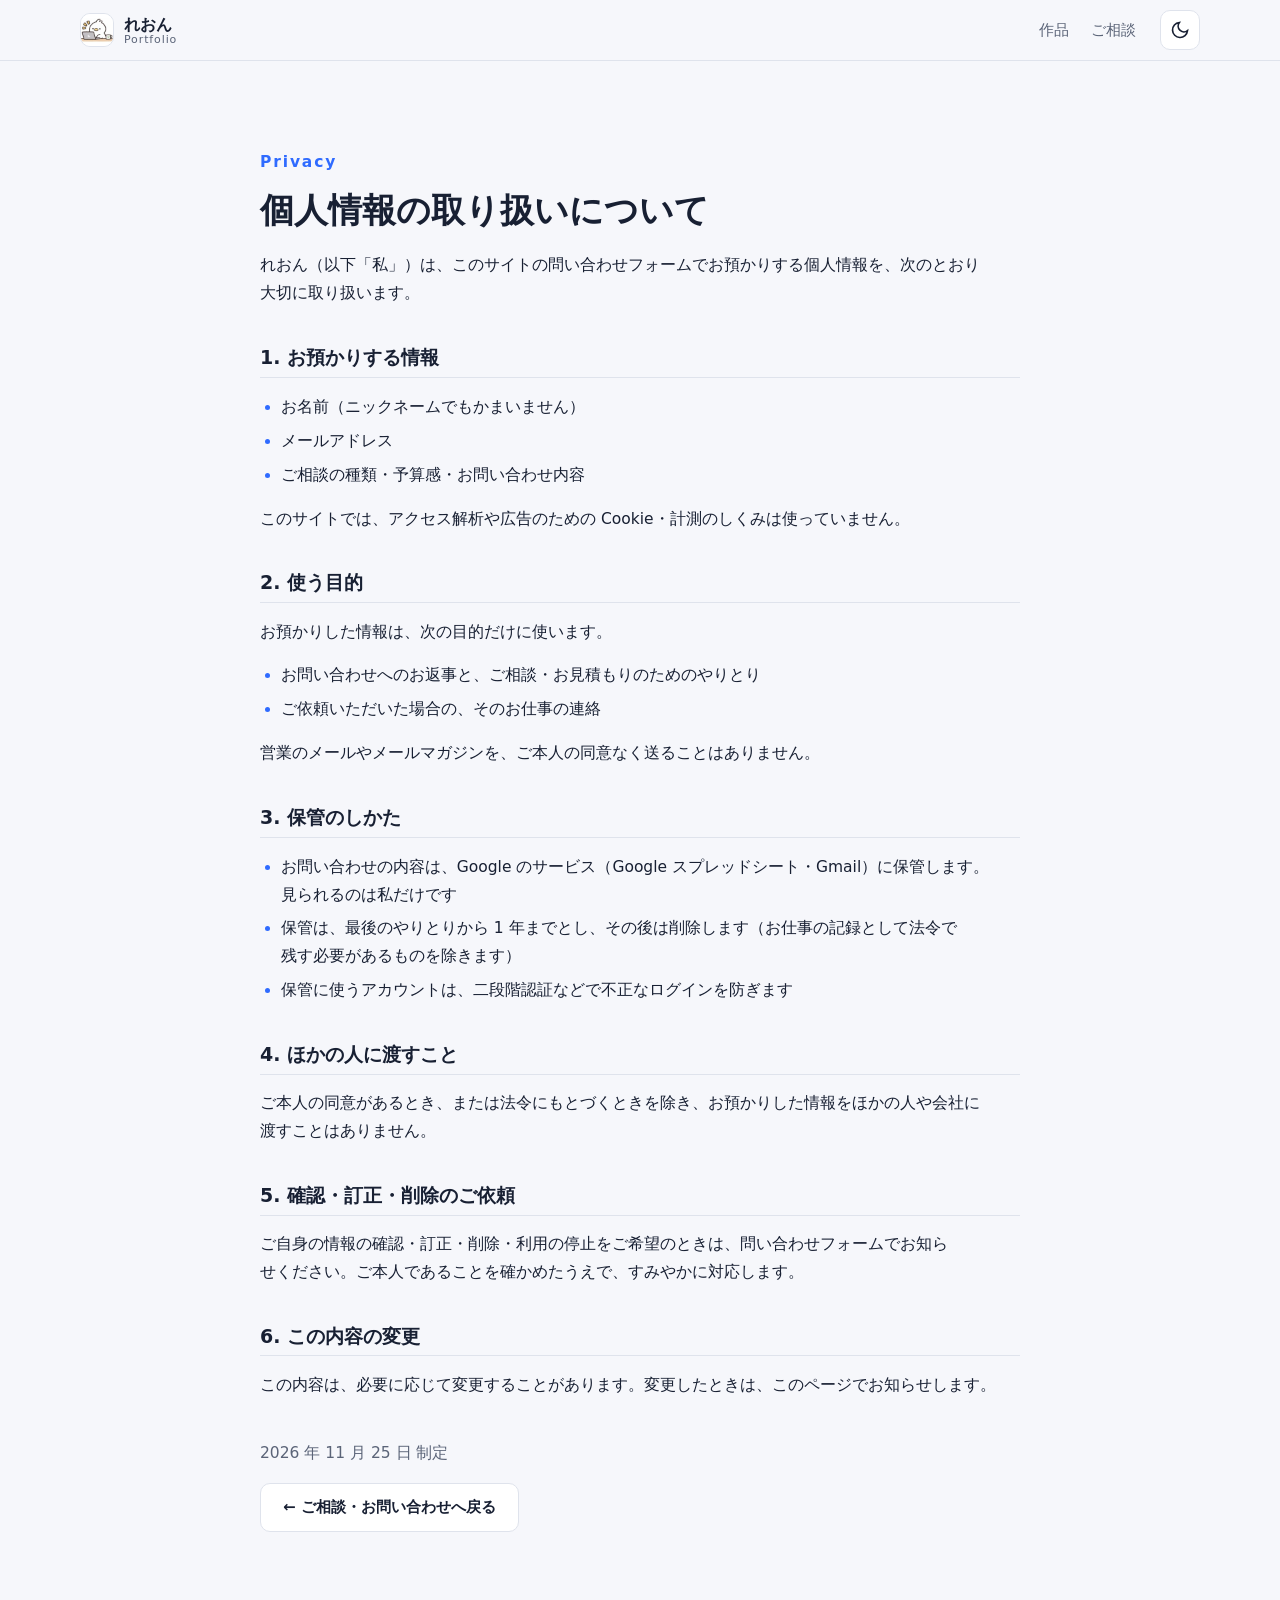
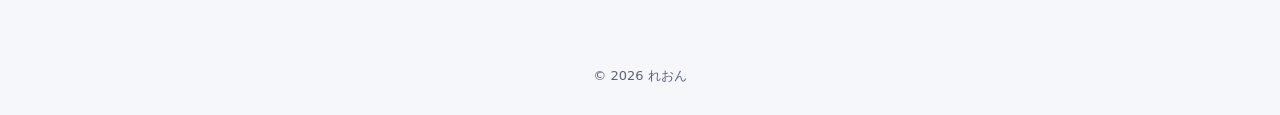
<file: public/privacy.html>
<!DOCTYPE html>
<html lang="ja">
<head>
  <meta charset="utf-8">
  <meta name="viewport" content="width=device-width, initial-scale=1">
  <title>個人情報の取り扱いについて｜れおん</title>
  <meta name="description" content="れおんのポートフォリオサイトの問い合わせフォームでお預かりする個人情報の取り扱いについて。">
  <link rel="canonical" href="https://reon-portfolio.pages.dev/privacy.html">
  <meta name="color-scheme" content="light dark">
  <link rel="icon" href="images/favicon-48.png" type="image/png" sizes="48x48">
  <link rel="apple-touch-icon" href="images/apple-touch-icon.png">
  <link rel="stylesheet" href="style.css">
  <script src="theme.js"></script>
</head>
<body>
  <header class="site-header">
    <div class="wrap header-inner">
      <a class="brand" href="./" aria-label="トップページへ">
        <img class="brand-mark" src="images/brand.webp" width="34" height="34" alt="">
        <span>れおん<small>Portfolio</small></span>
      </a>
      <nav class="nav" aria-label="ページ">
        <a href="./#works">作品</a>
        <a href="./#contact">ご相談</a>
      </nav>
      <button class="theme-toggle" type="button" id="themeToggle" aria-label="ライトモード・ダークモードを切り替える">
        <svg class="i-moon" viewBox="0 0 24 24" aria-hidden="true"><path d="M21 12.8A9 9 0 1 1 11.2 3a7 7 0 0 0 9.8 9.8z"/></svg>
        <svg class="i-sun" viewBox="0 0 24 24" aria-hidden="true"><circle cx="12" cy="12" r="4"/><path d="M12 2v2M12 20v2M4.9 4.9l1.4 1.4M17.7 17.7l1.4 1.4M2 12h2M20 12h2M4.9 19.1l1.4-1.4M17.7 6.3l1.4-1.4"/></svg>
      </button>
    </div>
  </header>

  <main class="section">
    <article class="wrap doc">
      <p class="eyebrow">Privacy</p>
      <h1>個人情報の取り扱いについて</h1>
      <p>れおん（以下「私」）は、このサイトの問い合わせフォームでお預かりする個人情報を、次のとおり大切に取り扱います。</p>

      <h2>1. お預かりする情報</h2>
      <ul>
        <li>お名前（ニックネームでもかまいません）</li>
        <li>メールアドレス</li>
        <li>ご相談の種類・予算感・お問い合わせ内容</li>
      </ul>
      <p>このサイトでは、アクセス解析や広告のための Cookie・計測のしくみは使っていません。</p>

      <h2>2. 使う目的</h2>
      <p>お預かりした情報は、次の目的だけに使います。</p>
      <ul>
        <li>お問い合わせへのお返事と、ご相談・お見積もりのためのやりとり</li>
        <li>ご依頼いただいた場合の、そのお仕事の連絡</li>
      </ul>
      <p>営業のメールやメールマガジンを、ご本人の同意なく送ることはありません。</p>

      <h2>3. 保管のしかた</h2>
      <ul>
        <li>お問い合わせの内容は、Google のサービス（Google スプレッドシート・Gmail）に保管します。見られるのは私だけです</li>
        <li>保管は、最後のやりとりから 1 年までとし、その後は削除します（お仕事の記録として法令で残す必要があるものを除きます）</li>
        <li>保管に使うアカウントは、二段階認証などで不正なログインを防ぎます</li>
      </ul>

      <h2>4. ほかの人に渡すこと</h2>
      <p>ご本人の同意があるとき、または法令にもとづくときを除き、お預かりした情報をほかの人や会社に渡すことはありません。</p>

      <h2>5. 確認・訂正・削除のご依頼</h2>
      <p>ご自身の情報の確認・訂正・削除・利用の停止をご希望のときは、問い合わせフォームでお知らせください。ご本人であることを確かめたうえで、すみやかに対応します。</p>

      <h2>6. この内容の変更</h2>
      <p>この内容は、必要に応じて変更することがあります。変更したときは、このページでお知らせします。</p>

      <p class="doc-date">2026 年 11 月 25 日 制定</p>
      <p><a class="btn btn-ghost" href="./#contact">← ご相談・お問い合わせへ戻る</a></p>
    </article>
  </main>

  <footer class="site-footer">
    <div class="wrap">
      <p>© 2026 れおん</p>
    </div>
  </footer>

  <script src="script.js" defer></script>
</body>
</html>
</file>
<file: public/style.css>
/* れおん ポートフォリオ ― ライト／ダーク対応、PC は 2 列・スマホは 1 列 */

:root {
  --bg: #f6f7fb;
  --bg-alt: #eef1f8;
  --surface: #ffffff;
  --text: #182033;
  --muted: #5b6478;
  --line: #dfe3ec;
  --accent: #2f6bff;
  --accent-ink: #ffffff;
  --accent-soft: #e6edff;
  --hl: #2f6bff;
  --shadow: 0 1px 2px rgb(16 24 40 / 0.05), 0 8px 24px rgb(16 24 40 / 0.07);
  --radius: 14px;
  --font: "Noto Sans JP", "Hiragino Kaku Gothic ProN", "Yu Gothic UI", "Meiryo", system-ui, sans-serif;
}
[data-theme="dark"] {
  --bg: #0d121c;
  --bg-alt: #111827;
  --surface: #161e2e;
  --text: #e8ecf4;
  --muted: #a1abbf;
  --line: #263044;
  --accent: #5b8cff;
  --accent-ink: #0b1020;
  --accent-soft: #1b2744;
  --hl: #7fa6ff;
  --shadow: 0 1px 2px rgb(0 0 0 / 0.3), 0 8px 24px rgb(0 0 0 / 0.35);
}

*, *::before, *::after { box-sizing: border-box; }
html { scroll-behavior: smooth; scroll-padding-top: 72px; }
@media (prefers-reduced-motion: reduce) { html { scroll-behavior: auto; } }
body {
  margin: 0;
  font-family: var(--font);
  background: var(--bg);
  color: var(--text);
  line-height: 1.8;
  -webkit-text-size-adjust: 100%;
}
img { max-width: 100%; height: auto; display: block; }
a { color: var(--accent); }
h1, h2, h3, h4 { line-height: 1.4; margin: 0; }
.wrap { width: min(1120px, 100% - 40px); margin-inline: auto; }

.skip { position: absolute; left: -999px; top: 8px; background: var(--accent); color: var(--accent-ink); padding: 8px 14px; border-radius: 8px; z-index: 100; }
.skip:focus { left: 8px; }
:focus-visible { outline: 3px solid var(--accent); outline-offset: 3px; border-radius: 6px; }

/* ---------- ヘッダー ---------- */
.site-header {
  position: sticky; top: 0; z-index: 50;
  background: color-mix(in srgb, var(--bg) 85%, transparent);
  backdrop-filter: blur(10px);
  border-bottom: 1px solid var(--line);
}
.header-inner { display: flex; align-items: center; gap: 24px; height: 60px; }
.brand { display: flex; align-items: center; gap: 10px; color: var(--text); text-decoration: none; font-weight: 700; }
.brand small { display: block; font-size: 11px; font-weight: 500; color: var(--muted); line-height: 1; letter-spacing: .08em; }
.brand > span:last-child { line-height: 1.2; }
.brand-mark { display: block; width: 34px; height: 34px; border-radius: 10px; background: #fff; border: 1px solid var(--line); object-fit: cover; }
.nav { display: flex; gap: 22px; margin-left: auto; }
.nav a { color: var(--muted); text-decoration: none; font-size: 15px; font-weight: 500; }
.nav a:hover { color: var(--text); }
.theme-toggle {
  display: grid; place-items: center; width: 40px; height: 40px;
  border: 1px solid var(--line); border-radius: 10px; background: var(--surface); color: var(--text); cursor: pointer;
}
.theme-toggle svg { width: 20px; height: 20px; fill: none; stroke: currentColor; stroke-width: 2; stroke-linecap: round; }
.theme-toggle .i-sun { display: none; }
[data-theme="dark"] .theme-toggle .i-sun { display: block; }
[data-theme="dark"] .theme-toggle .i-moon { display: none; }

/* ---------- ボタン ---------- */
.btn {
  display: inline-flex; align-items: center; gap: 8px; justify-content: center;
  min-height: 46px; padding: 10px 22px; border-radius: 10px;
  font-weight: 700; font-size: 15px; text-decoration: none; border: 1px solid transparent;
  transition: transform .15s, box-shadow .15s;
}
.btn:hover { transform: translateY(-1px); }
.btn-primary { background: var(--accent); color: var(--accent-ink); box-shadow: 0 6px 16px color-mix(in srgb, var(--accent) 30%, transparent); }
.btn-ghost { border-color: var(--line); color: var(--text); background: var(--surface); }
.btn-lg { min-height: 54px; padding: 12px 28px; font-size: 16px; }
.btn svg { width: 18px; height: 18px; fill: none; stroke: currentColor; stroke-width: 2; stroke-linecap: round; stroke-linejoin: round; }

/* ---------- はじめに ---------- */
.hero { padding: 72px 0 56px; overflow: hidden; }
.hero-grid { display: grid; grid-template-columns: minmax(0, 1fr) minmax(0, 1.05fr); gap: 48px; align-items: center; }
.eyebrow { margin: 0 0 10px; color: var(--accent); font-weight: 700; font-size: 13px; letter-spacing: .12em; }
.hero h1 { font-size: clamp(28px, 4.2vw, 44px); letter-spacing: .01em; }
.hl { color: var(--hl); }
.nb { display: inline-block; }
body { word-break: auto-phrase; }
.lead { color: var(--muted); font-size: 16px; margin: 20px 0 28px; }
.lead strong { color: var(--text); }
.hero-actions { display: flex; flex-wrap: wrap; gap: 12px; }
.stats { list-style: none; padding: 0; margin: 36px 0 0; display: flex; gap: 32px; }
.stats li { display: flex; align-items: center; gap: 10px; }
.stats b { font-size: 34px; line-height: 1; color: var(--text); }
.stats span { font-size: 13px; color: var(--muted); line-height: 1.4; }
.hero-shot { position: relative; margin: 0; padding-bottom: 60px; }
.hero-shot img { border-radius: 12px; border: 1px solid var(--line); box-shadow: var(--shadow); }
.hero-shot-sub { position: absolute; width: 58%; right: -6%; bottom: 0; }

/* ---------- セクション ---------- */
.section { padding: 88px 0; }
.section.alt { background: var(--bg-alt); }
.section-head { margin-bottom: 44px; max-width: 720px; }
.section-head h2 { font-size: clamp(24px, 3vw, 32px); }
.section-head p:not(.eyebrow) { color: var(--muted); margin: 10px 0 0; }

/* ---------- 作品 ---------- */
.work {
  display: grid; grid-template-columns: minmax(0, 1.1fr) minmax(0, 1fr); gap: 44px; align-items: start;
  padding: 36px; margin-bottom: 36px;
  background: var(--surface); border: 1px solid var(--line); border-radius: 20px; box-shadow: var(--shadow);
}
.work.reverse .work-media { order: 2; }
.work-media { position: sticky; top: 84px; }
.gallery { display: grid; grid-template-columns: repeat(3, minmax(0, 1fr)); gap: 10px; }
.shot {
  padding: 0; border: 1px solid var(--line); border-radius: 10px; overflow: hidden; cursor: zoom-in;
  background: var(--bg-alt); transition: transform .15s, border-color .15s;
}
.shot:hover { transform: translateY(-2px); border-color: var(--accent); }
.shot img { width: 100%; aspect-ratio: 16 / 10; object-fit: cover; object-position: top left; }
.shot.main { grid-column: 1 / -1; }
.work-no { margin: 0; font-size: 13px; font-weight: 700; color: var(--accent); letter-spacing: .04em; }
.work h3 { font-size: 26px; margin-top: 4px; }
.work-catch { margin: 2px 0 14px; font-weight: 700; color: var(--muted); }
.work-body > p { margin: 0 0 14px; }
.work h4 { font-size: 15px; margin: 20px 0 8px; }
.solve { margin: 16px 0 0; padding: 14px 16px; background: var(--accent-soft); border-radius: 10px; }
.solve dt { font-size: 13px; font-weight: 700; color: var(--accent); }
.solve dd { margin: 2px 0 0; font-size: 14px; }
.points { margin: 0; padding-left: 1.2em; font-size: 14.5px; }
.points li { margin-bottom: 6px; }
.points li::marker { color: var(--accent); }
.tags { list-style: none; padding: 0; margin: 18px 0 0; display: flex; flex-wrap: wrap; gap: 8px; }
.tags li { font-size: 13px; font-weight: 600; padding: 3px 12px; border-radius: 999px; border: 1px solid var(--line); background: var(--bg); }
.facts { list-style: none; padding: 0; margin: 16px 0 0; font-size: 13.5px; color: var(--muted); }
.facts li { display: grid; grid-template-columns: 6.5em minmax(0, 1fr); gap: 8px; padding: 6px 0; border-top: 1px dashed var(--line); }
.facts span { font-weight: 700; color: var(--text); }
.code-link { margin: 16px 0 0; font-weight: 700; }
.code-link:empty { display: none; }
.demo-link { margin: 18px 0 0; }
.btn-sm { padding: 8px 16px; font-size: 14px; }
.gallery.two { grid-template-columns: repeat(2, minmax(0, 1fr)); }
.group-head { margin: 72px 0 36px; max-width: 720px; padding-top: 32px; border-top: 1px solid var(--line); }
.group-head h3 { font-size: clamp(20px, 2.4vw, 26px); }
.group-head p { color: var(--muted); margin: 10px 0 0; }

/* ---------- できること ---------- */
.cards { display: grid; grid-template-columns: repeat(4, minmax(0, 1fr)); gap: 18px; }
.card { background: var(--surface); border: 1px solid var(--line); border-radius: var(--radius); padding: 24px; }
.card h3 { font-size: 17px; display: flex; align-items: center; gap: 10px; }
.ico { display: grid; place-items: center; width: 36px; height: 36px; border-radius: 10px; background: var(--accent-soft); color: var(--accent); font-size: 18px; flex: none; }
.card p { margin: 12px 0 0; font-size: 14.5px; color: var(--muted); }
.card .card-tech { font-size: 12.5px; font-weight: 600; color: var(--text); }

/* ---------- 進め方 ---------- */
.steps { list-style: none; padding: 0; margin: 0; display: grid; grid-template-columns: repeat(5, minmax(0, 1fr)); gap: 14px; counter-reset: step; }
.steps li {
  counter-increment: step; position: relative;
  background: var(--surface); border: 1px solid var(--line); border-radius: var(--radius); padding: 22px 18px 20px;
}
.steps li::before {
  content: counter(step); display: grid; place-items: center; width: 30px; height: 30px; margin-bottom: 10px;
  border-radius: 50%; background: var(--accent); color: var(--accent-ink); font-weight: 700; font-size: 14px;
}
.steps b { display: block; font-size: 16px; }
.steps span { display: block; font-size: 13.5px; color: var(--muted); margin-top: 6px; line-height: 1.7; }
.note { margin: 24px 0 0; font-size: 14px; color: var(--muted); }

/* ---------- ご相談 ---------- */
.contact { background: linear-gradient(135deg, #1c3fa8, #2f6bff 55%, #5b8cff); color: #fff; text-align: center; }
.contact h2 { font-size: clamp(24px, 3vw, 32px); }
.contact-inner > p { margin: 14px 0 30px; opacity: .92; }
.contact .btn-primary { background: #fff; color: #1c3fa8; box-shadow: 0 10px 24px rgb(0 0 0 / .2); }
.cw-note { margin: 0 auto 40px; }
.cw-note p { margin: 0 0 16px; }

/* 問い合わせフォーム（青い背景の上の白いカード） */
.inquiry {
  max-width: 720px; margin: 0 auto; padding: 32px; text-align: left;
  background: var(--surface); color: var(--text); border-radius: 20px; box-shadow: 0 20px 50px rgb(0 0 0 / .22);
}
.inquiry h3 { font-size: 22px; }
.inquiry .inquiry-lead { margin: 8px 0 24px; color: var(--muted); opacity: 1; }
.inquiry p { opacity: 1; }
.iq-off { margin: 0 0 20px; padding: 12px 14px; border-radius: 10px; background: var(--accent-soft); font-weight: 700; }
.iq-field { margin-bottom: 18px; }
.iq-field > label { display: block; font-weight: 700; font-size: 14.5px; margin-bottom: 6px; }
.req { display: inline-block; margin-left: 8px; padding: 0 7px; border-radius: 6px; font-size: 11.5px; font-weight: 700; color: #fff; background: #d6455d; vertical-align: 1px; }
.iq-form input[type=text], .iq-form input[type=email], .iq-form select, .iq-form textarea {
  width: 100%; font: inherit; font-size: 16px; color: var(--text); background: var(--bg);
  border: 1px solid var(--line); border-radius: 10px; padding: 11px 13px;
}
.iq-form textarea { resize: vertical; line-height: 1.7; min-height: 190px; }
.iq-form textarea::placeholder, .iq-form input::placeholder { color: var(--muted); opacity: .8; }
.iq-form :is(input, select, textarea):focus-visible { outline: 3px solid color-mix(in srgb, var(--accent) 45%, transparent); outline-offset: 1px; border-color: var(--accent); }
.iq-form [aria-invalid="true"] { border-color: #d6455d; }
.iq-form :disabled { opacity: .55; cursor: not-allowed; }
.iq-row { display: grid; grid-template-columns: minmax(0, 1fr) minmax(0, 1fr); gap: 0 16px; }
.iq-hint { margin: 6px 0 0; font-size: 12.5px; color: var(--muted); text-align: right; }
.iq-err { margin: 6px 0 0; font-size: 13px; font-weight: 700; color: #d6455d; }
.iq-err:empty { display: none; }
.iq-trap { position: absolute; left: -9999px; width: 1px; height: 1px; overflow: hidden; }
.check { display: flex; gap: 10px; align-items: flex-start; font-size: 14.5px; cursor: pointer; }
.check input { width: 20px; height: 20px; margin: 3px 0 0; accent-color: var(--accent); flex: none; }
.check a { color: var(--accent); font-weight: 700; }
.iq-main { width: 100%; margin-top: 6px; }
.inquiry .btn-primary { background: var(--accent); color: var(--accent-ink); box-shadow: 0 6px 16px color-mix(in srgb, var(--accent) 30%, transparent); }
.inquiry h4 { font-size: 18px; margin: 0; }
.inquiry h4:focus { outline: none; }
.iq-step[data-step="confirm"] .iq-hint { text-align: left; margin-bottom: 14px; }
.iq-review { margin: 0; border-top: 1px solid var(--line); }
.iq-review dt { font-size: 13px; font-weight: 700; color: var(--muted); padding-top: 12px; }
.iq-review dd { margin: 2px 0 0; padding-bottom: 12px; border-bottom: 1px solid var(--line); overflow-wrap: anywhere; }
.iq-review dd.multi { white-space: pre-wrap; }
.iq-send-err { margin-top: 14px; }
.iq-actions { display: grid; grid-template-columns: minmax(0, 1fr) minmax(0, 2fr); gap: 12px; margin-top: 20px; }
.iq-step[data-step="done"] p { margin: 10px 0 0; }
.site-footer a { color: inherit; }

/* 個人情報の取り扱いなど、文章だけのページ */
.doc { max-width: 760px; }
.doc h1 { font-size: clamp(26px, 3.4vw, 34px); margin-bottom: 18px; }
.doc h2 { font-size: 19px; margin: 36px 0 10px; padding-bottom: 6px; border-bottom: 1px solid var(--line); }
.doc p, .doc li { font-size: 15.5px; }
.doc ul { padding-left: 1.3em; }
.doc li { margin-bottom: 6px; }
.doc li::marker { color: var(--accent); }
.doc-date { margin-top: 40px; color: var(--muted); font-size: 14px; }

.site-footer { padding: 28px 0; font-size: 13px; color: var(--muted); text-align: center; }
.site-footer p { margin: 0; }

/* ---------- 拡大表示 ---------- */
.viewer {
  width: min(1280px, 96vw); max-height: 94vh; padding: 0; border: 0; border-radius: 14px;
  background: var(--surface); color: var(--text); overflow: visible;
}
.viewer::backdrop { background: rgb(5 8 15 / .82); }
.viewer figure { margin: 0; }
.viewer img { width: 100%; max-height: calc(94vh - 60px); object-fit: contain; border-radius: 14px 14px 0 0; background: #000; }
.viewer figcaption { padding: 14px 18px; font-size: 14px; }
.viewer-close, .viewer-nav {
  position: absolute; z-index: 2; display: grid; place-items: center;
  width: 44px; height: 44px; border-radius: 50%; border: 0; cursor: pointer;
  background: rgb(20 26 40 / .75); color: #fff; font-size: 26px; line-height: 1;
}
.viewer-close { top: -14px; right: -14px; font-size: 24px; }
.viewer-nav { top: 50%; transform: translateY(-50%); }
.viewer-nav.prev { left: 10px; }
.viewer-nav.next { right: 10px; }

/* ---------- タブレット ---------- */
@media (max-width: 1000px) {
  .cards { grid-template-columns: repeat(2, minmax(0, 1fr)); }
  .steps { grid-template-columns: repeat(2, minmax(0, 1fr)); }
  .steps li:last-child { grid-column: 1 / -1; }
  .work { grid-template-columns: minmax(0, 1fr); gap: 28px; }
  .work.reverse .work-media { order: 0; }
  .work-media { position: static; }
  .hero-shot-sub { right: 0; }
}

/* ---------- スマホ ---------- */
@media (max-width: 760px) {
  .inquiry { padding: 22px 18px; border-radius: 16px; }
  .iq-row { grid-template-columns: minmax(0, 1fr); }
  .iq-actions { grid-template-columns: minmax(0, 1fr); }
  .iq-actions #iqSend { order: -1; }
  .wrap { width: min(1120px, 100% - 32px); }
  .nav { display: none; }
  .header-inner { justify-content: space-between; }
  .hero { padding: 40px 0 32px; }
  .hero-grid { grid-template-columns: minmax(0, 1fr); gap: 32px; }
  .hero-shot { padding-bottom: 40px; }
  .hero-shot-sub { right: -4%; width: 56%; }
  .stats { gap: 20px; flex-wrap: wrap; }
  .stats b { font-size: 28px; }
  .hero-actions .btn { flex: 1 1 auto; }
  .section { padding: 60px 0; }
  .section-head { margin-bottom: 28px; }
  .work { padding: 20px; border-radius: 16px; margin-bottom: 24px; }
  .work h3 { font-size: 22px; }
  .gallery { grid-template-columns: repeat(3, minmax(0, 1fr)); gap: 6px; }
  .cards { grid-template-columns: minmax(0, 1fr); }
  .steps { grid-template-columns: minmax(0, 1fr); }
  .contact .btn-lg { width: 100%; font-size: 15px; padding-inline: 16px; }
  .viewer-close { top: 6px; right: 6px; }
  .viewer-nav { display: none; }
}
</file>
